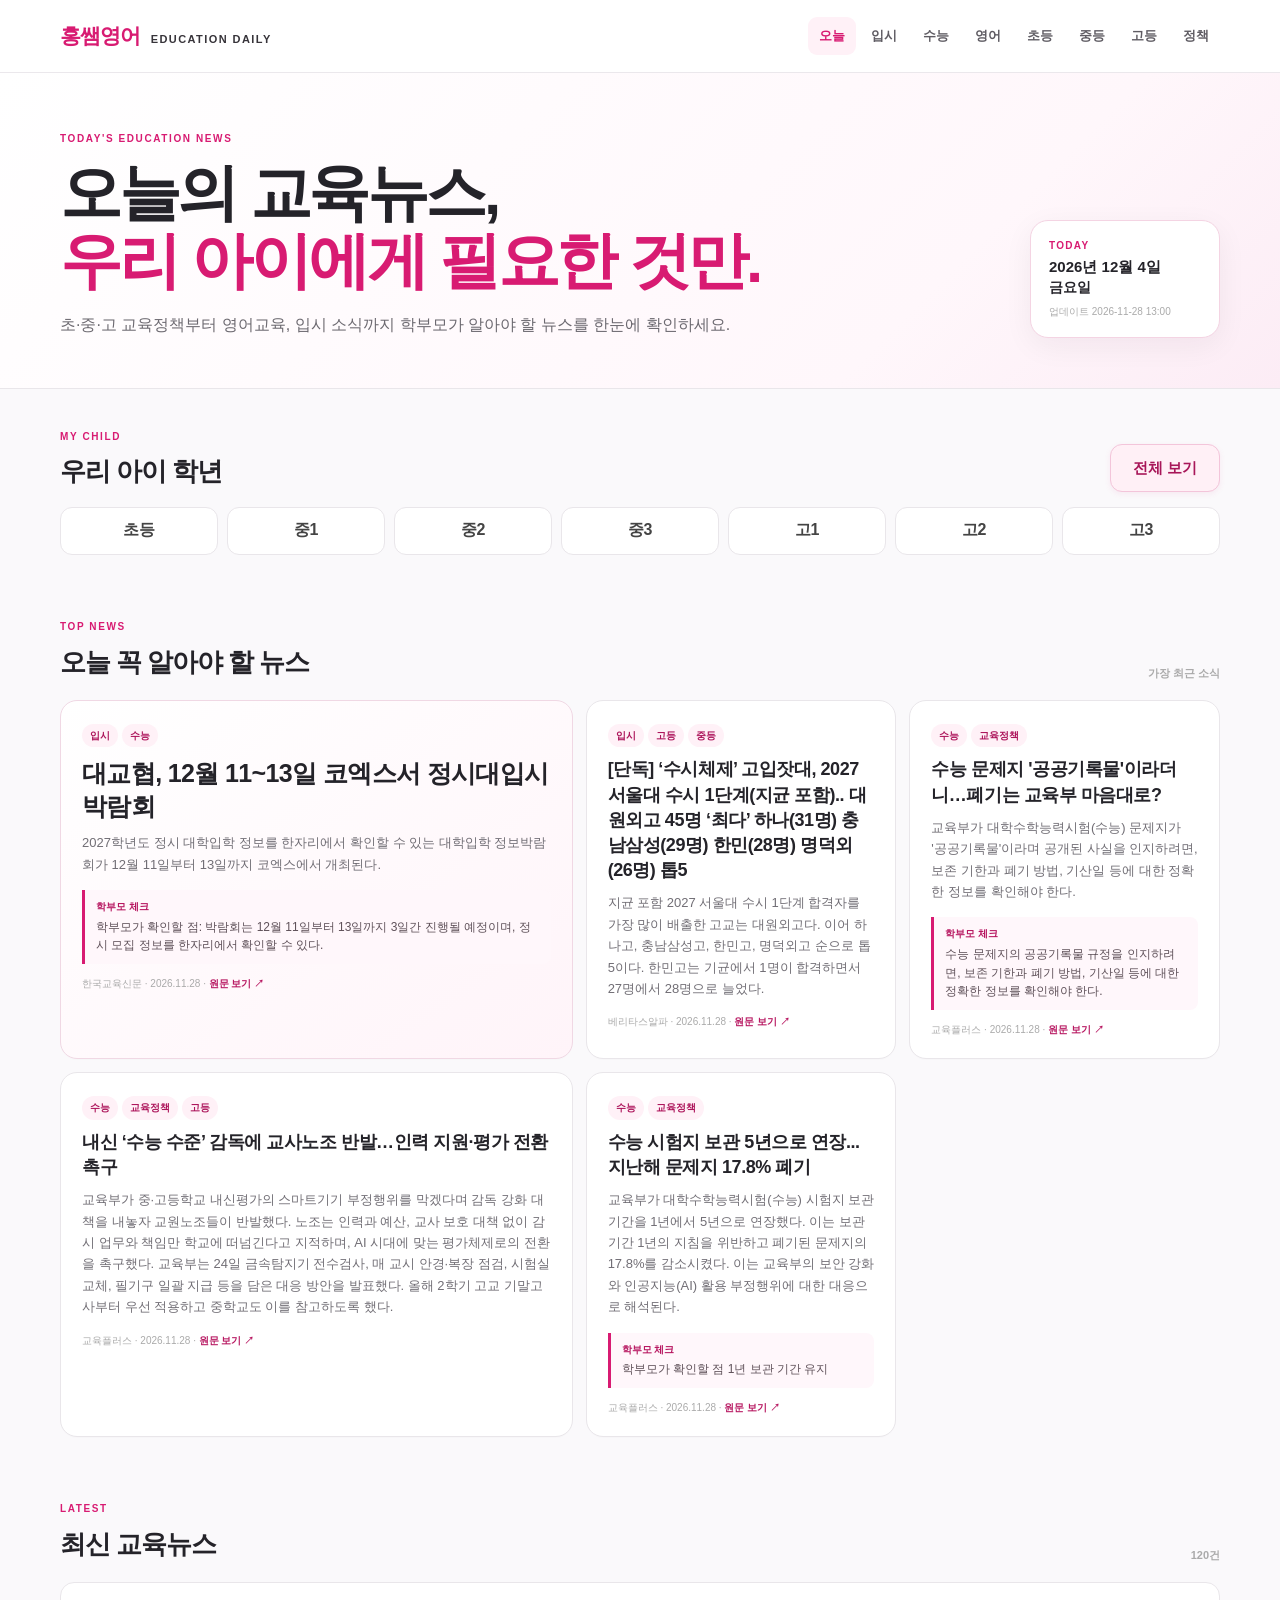
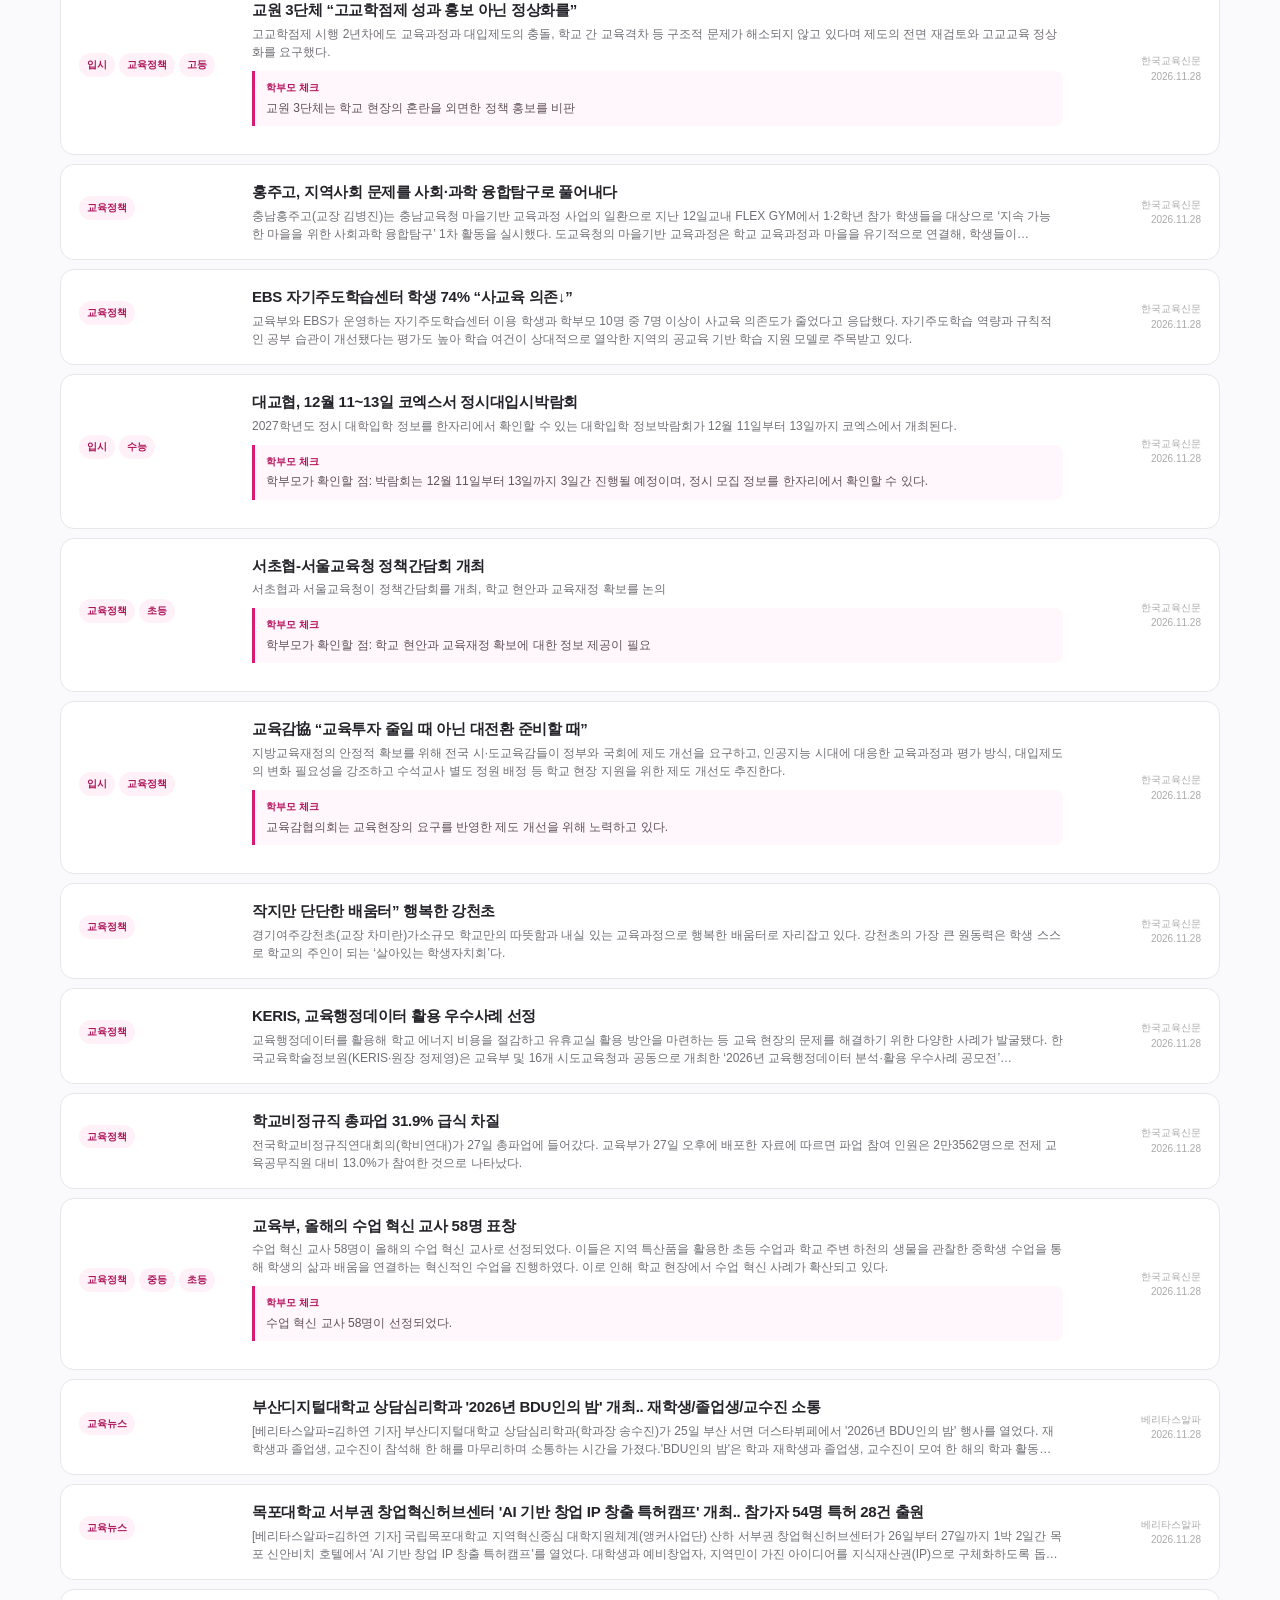
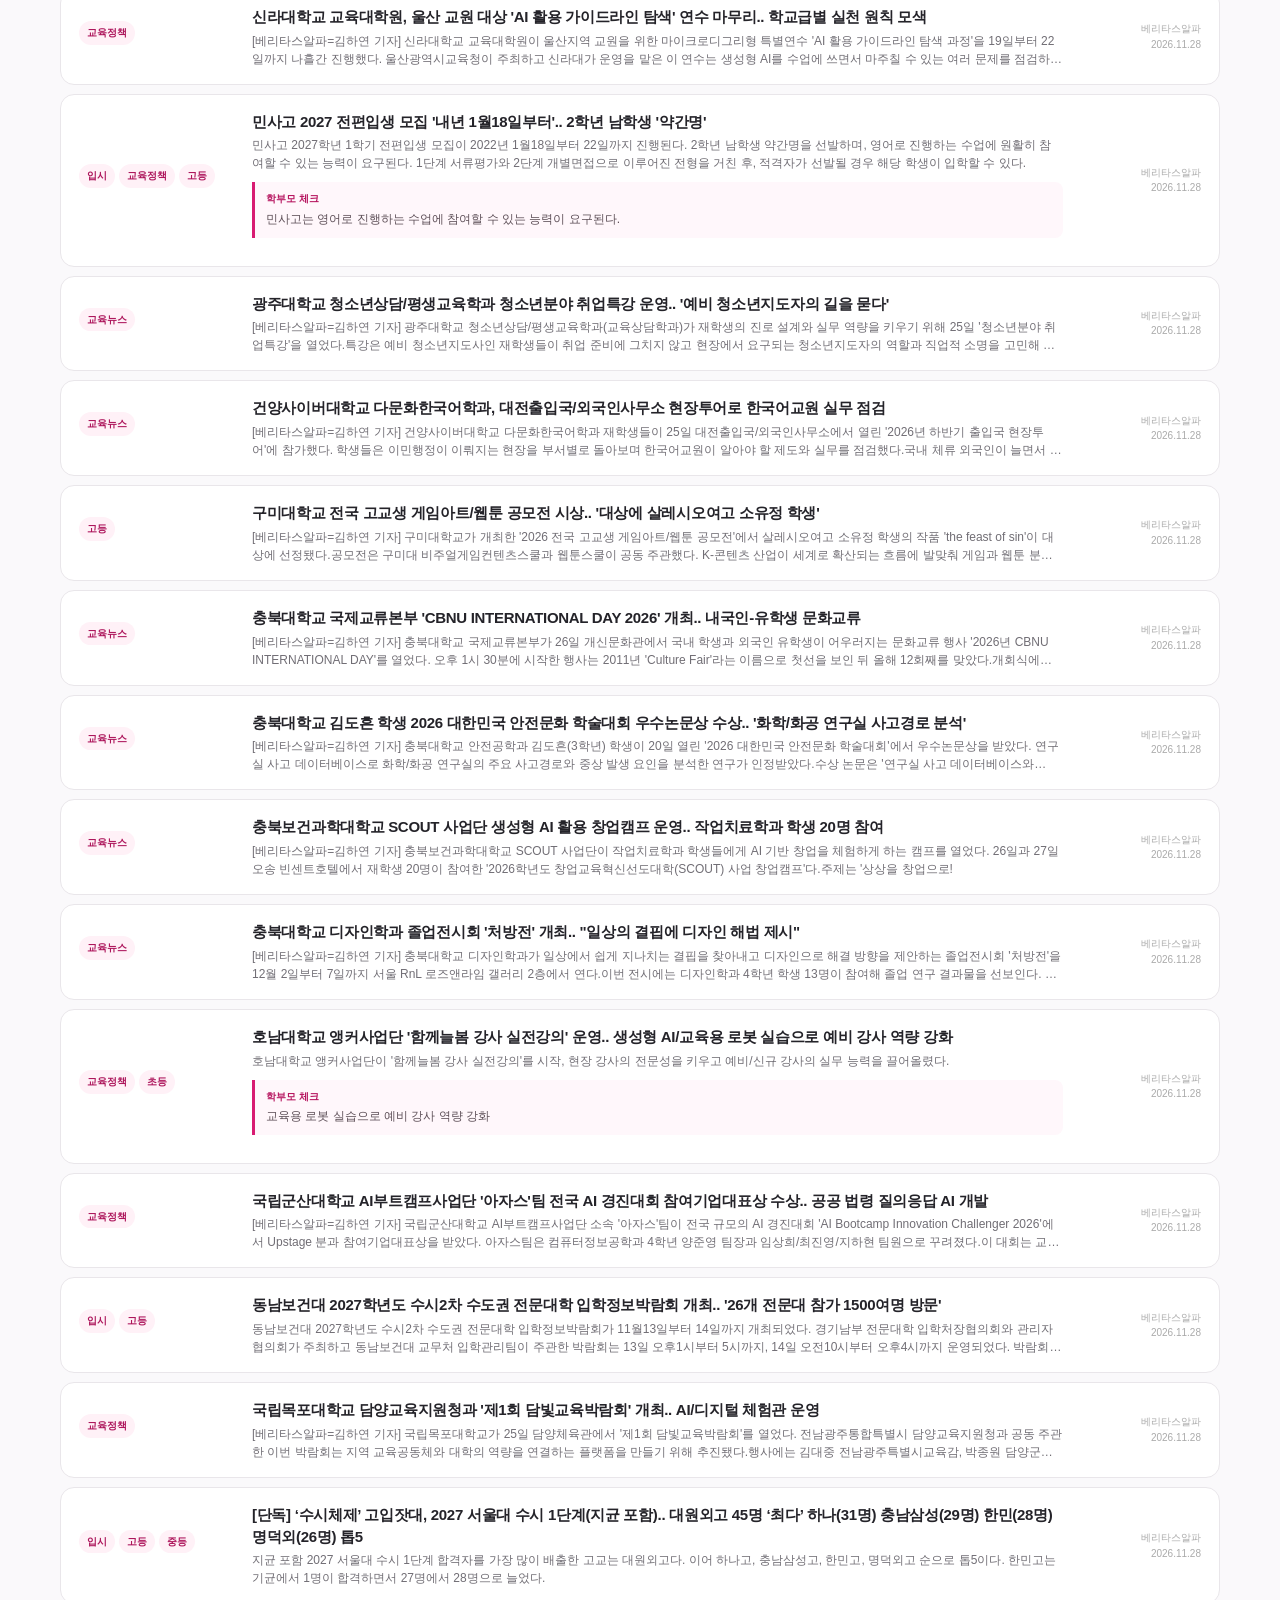
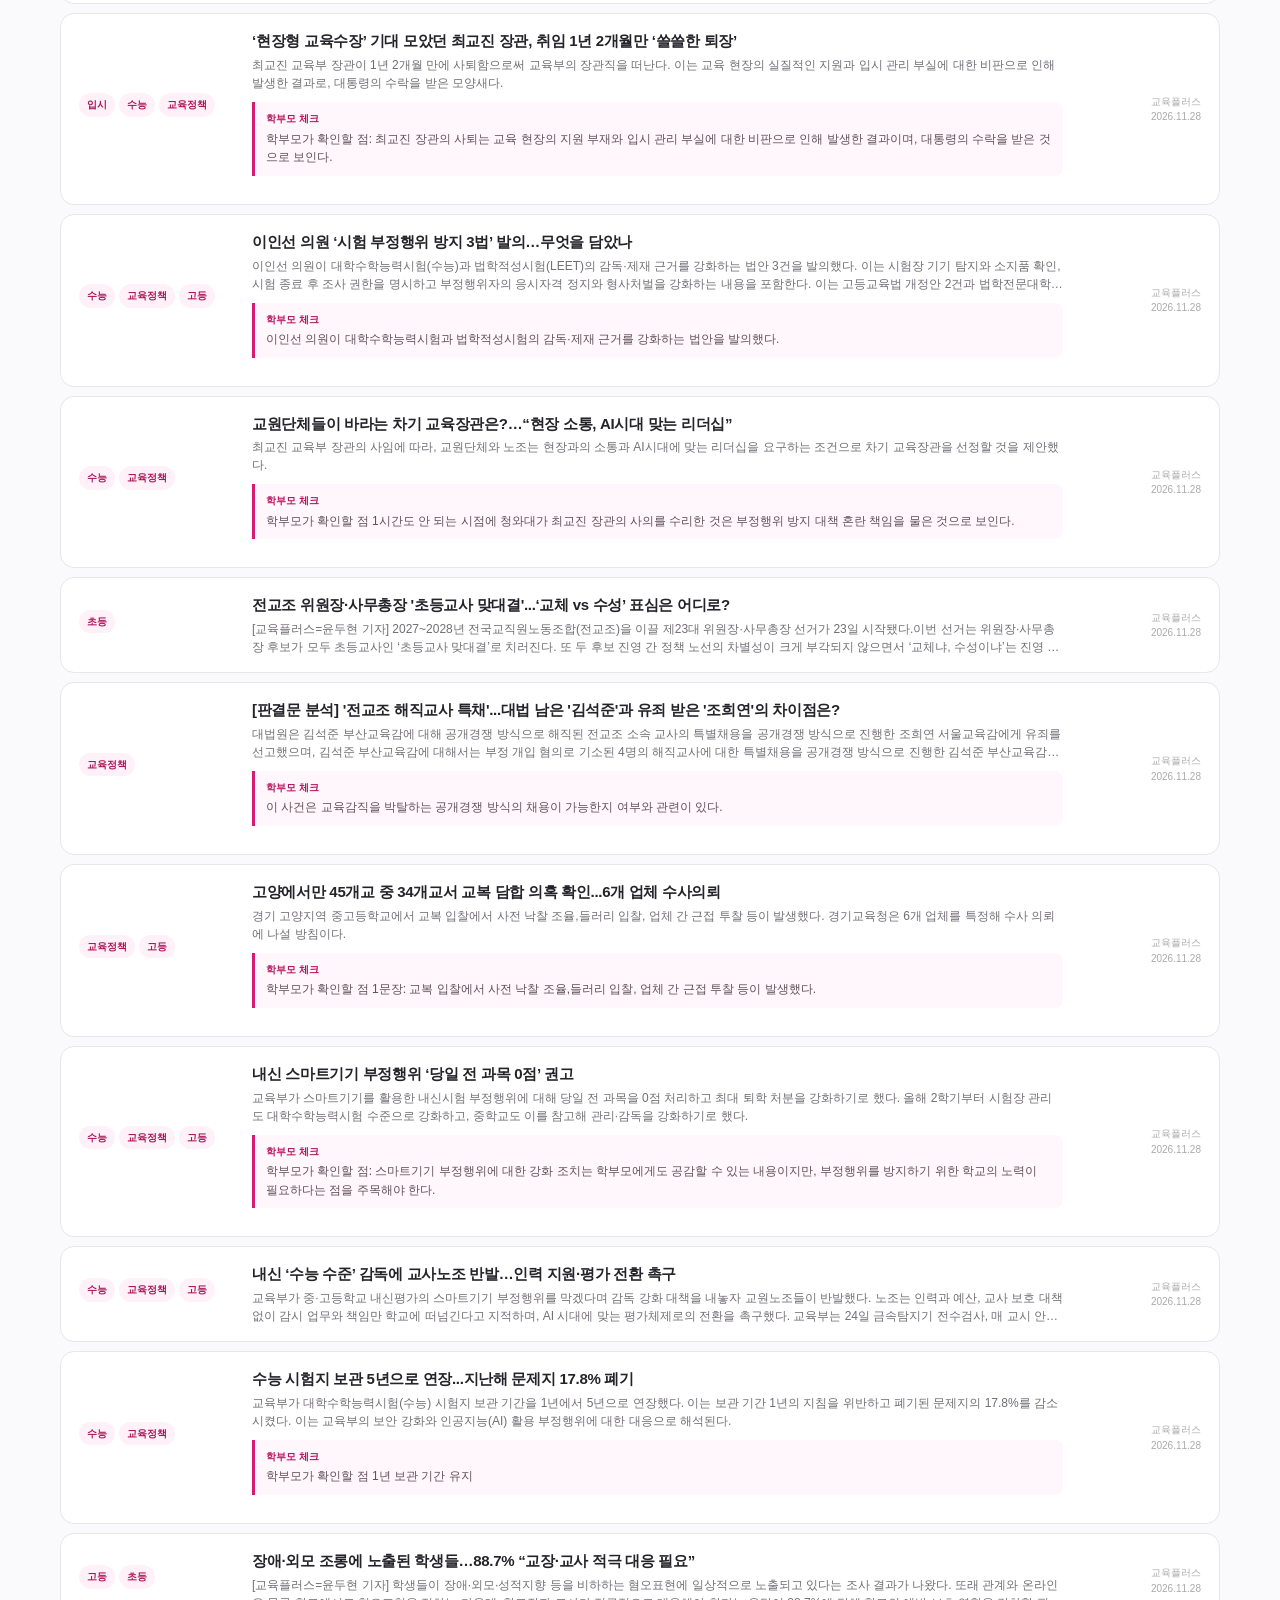
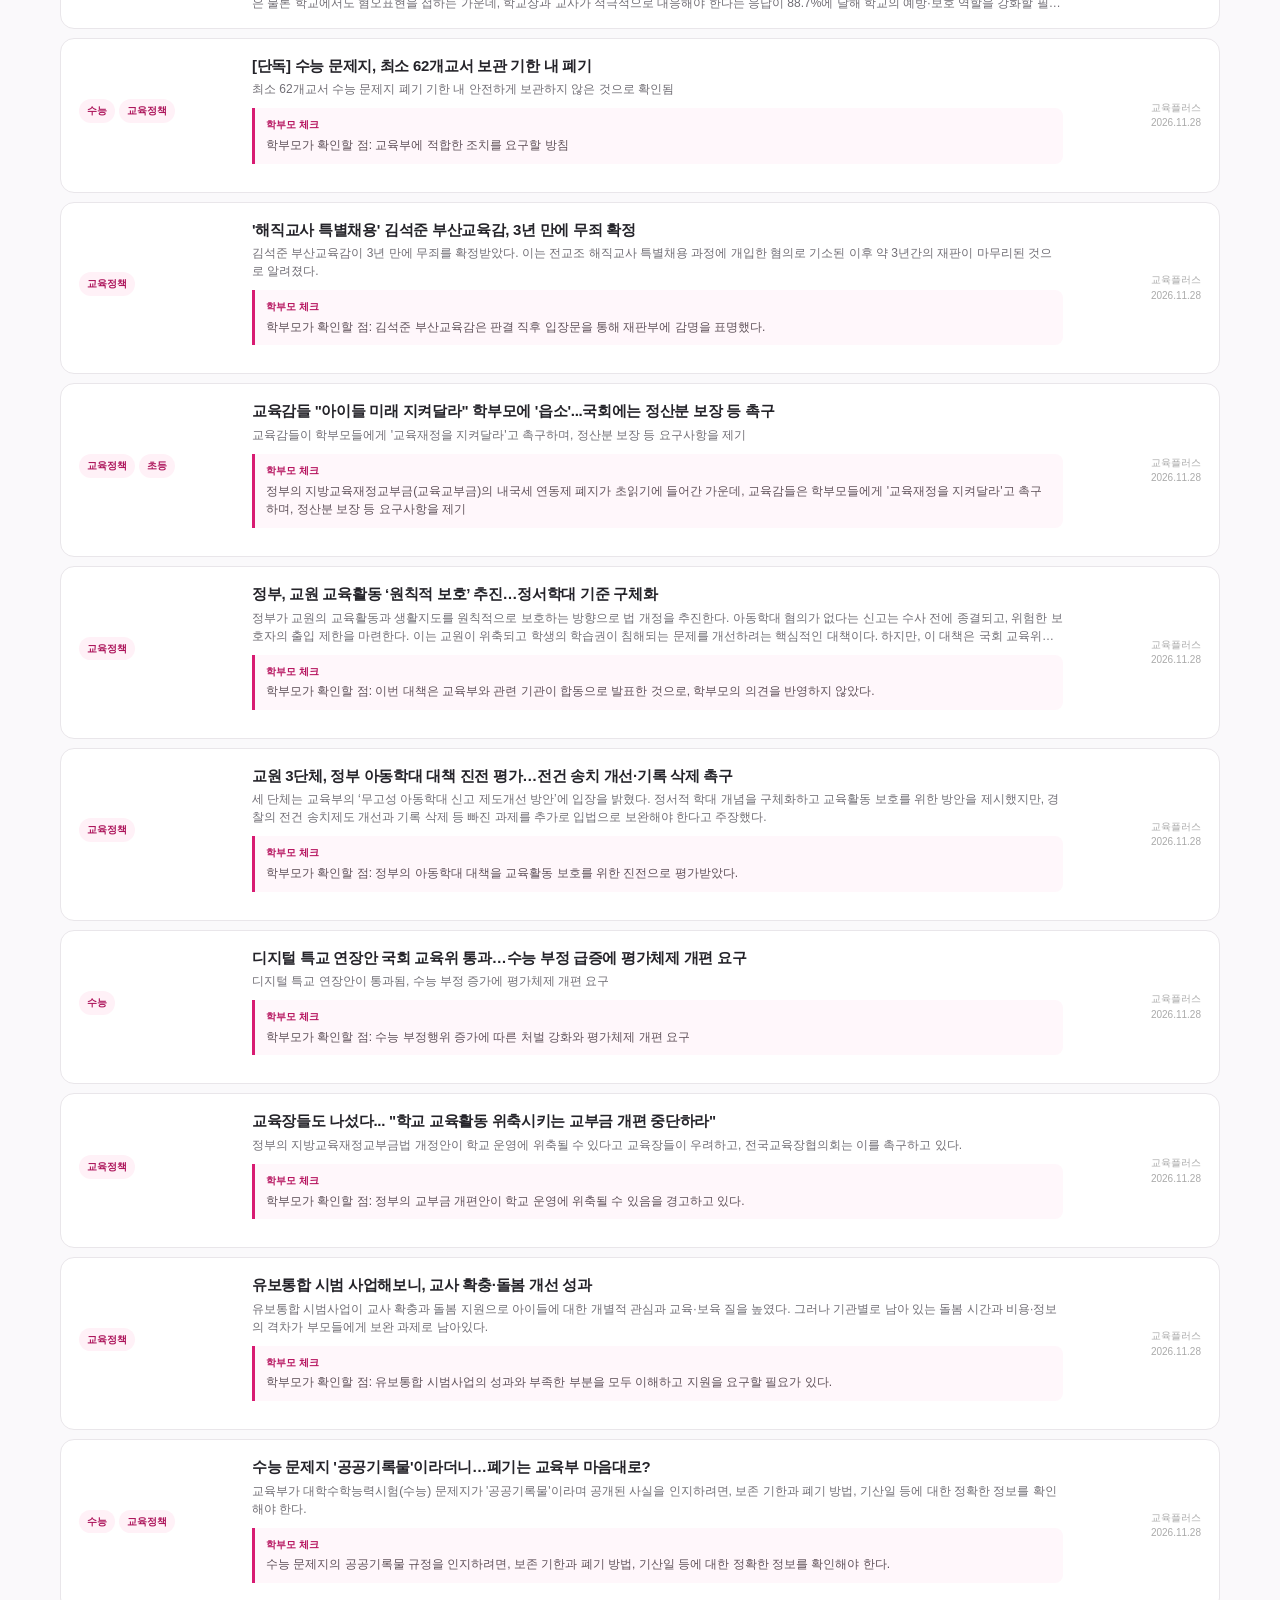
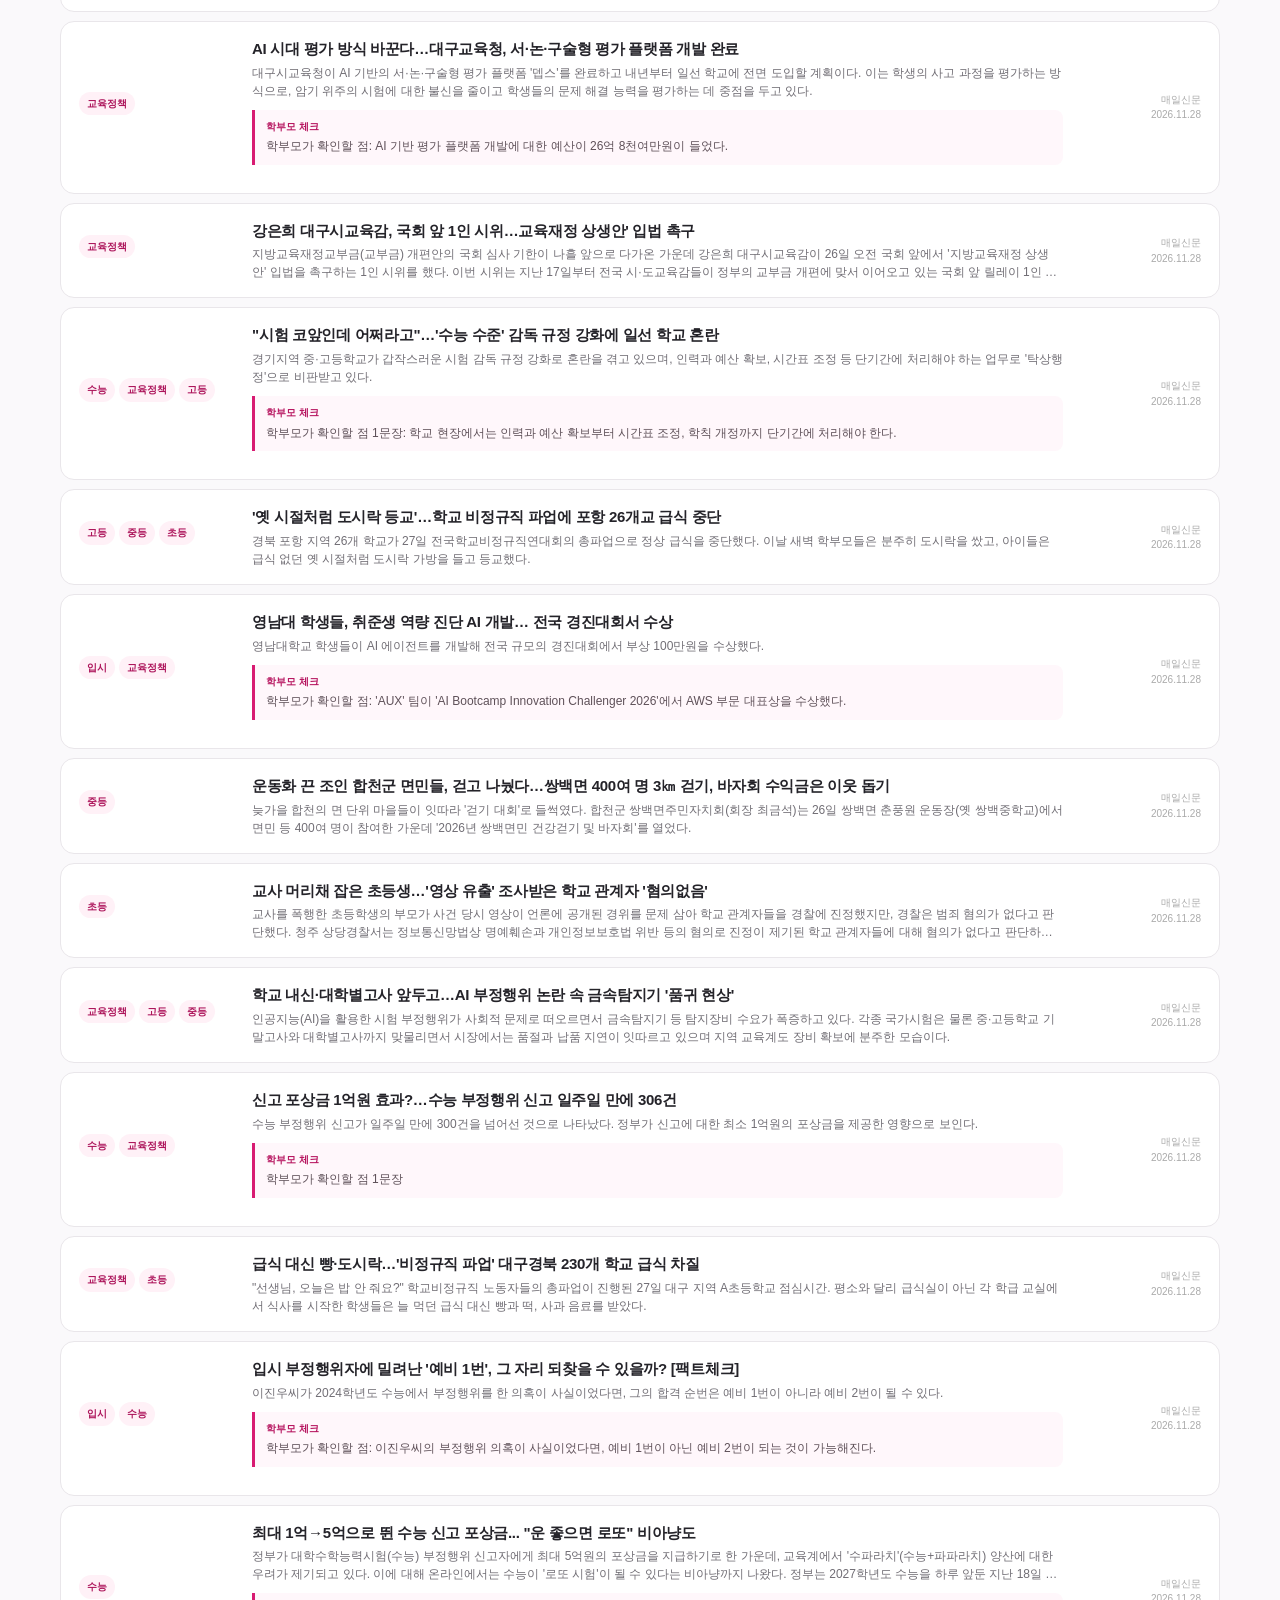
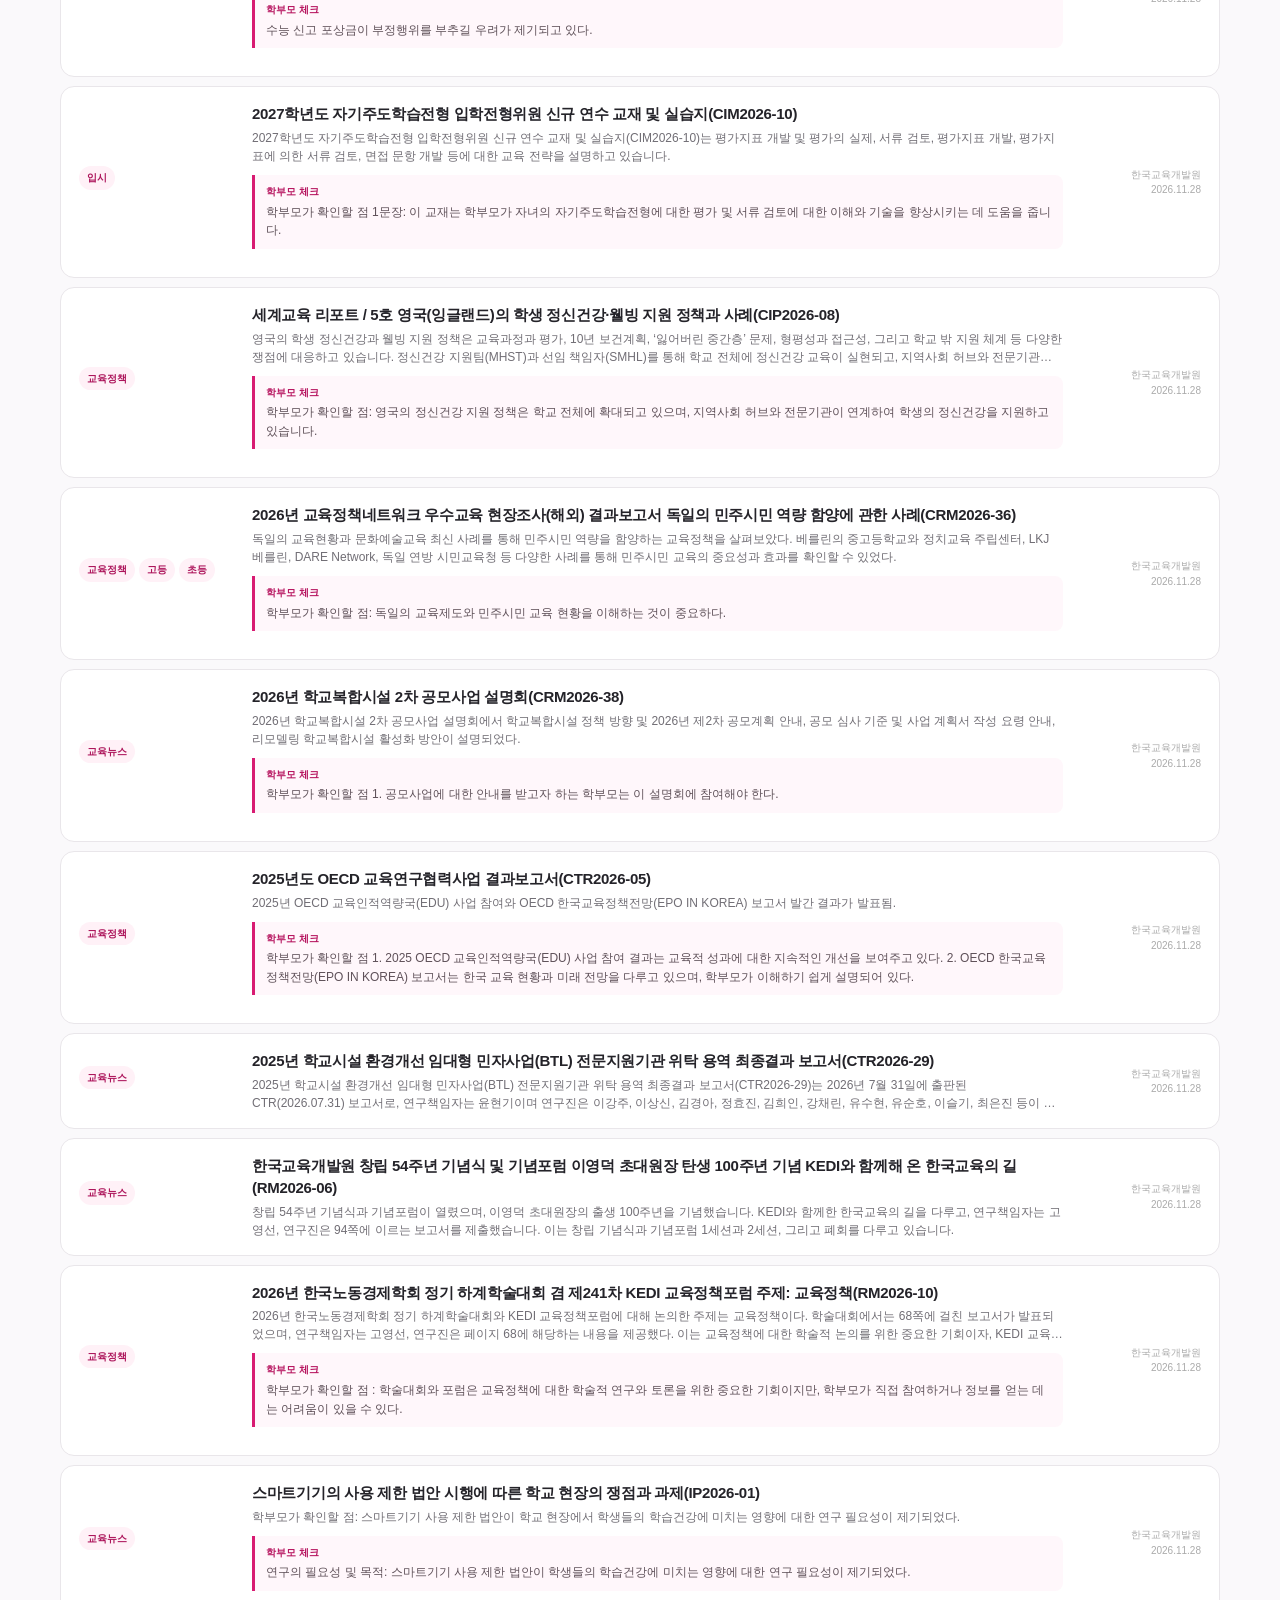
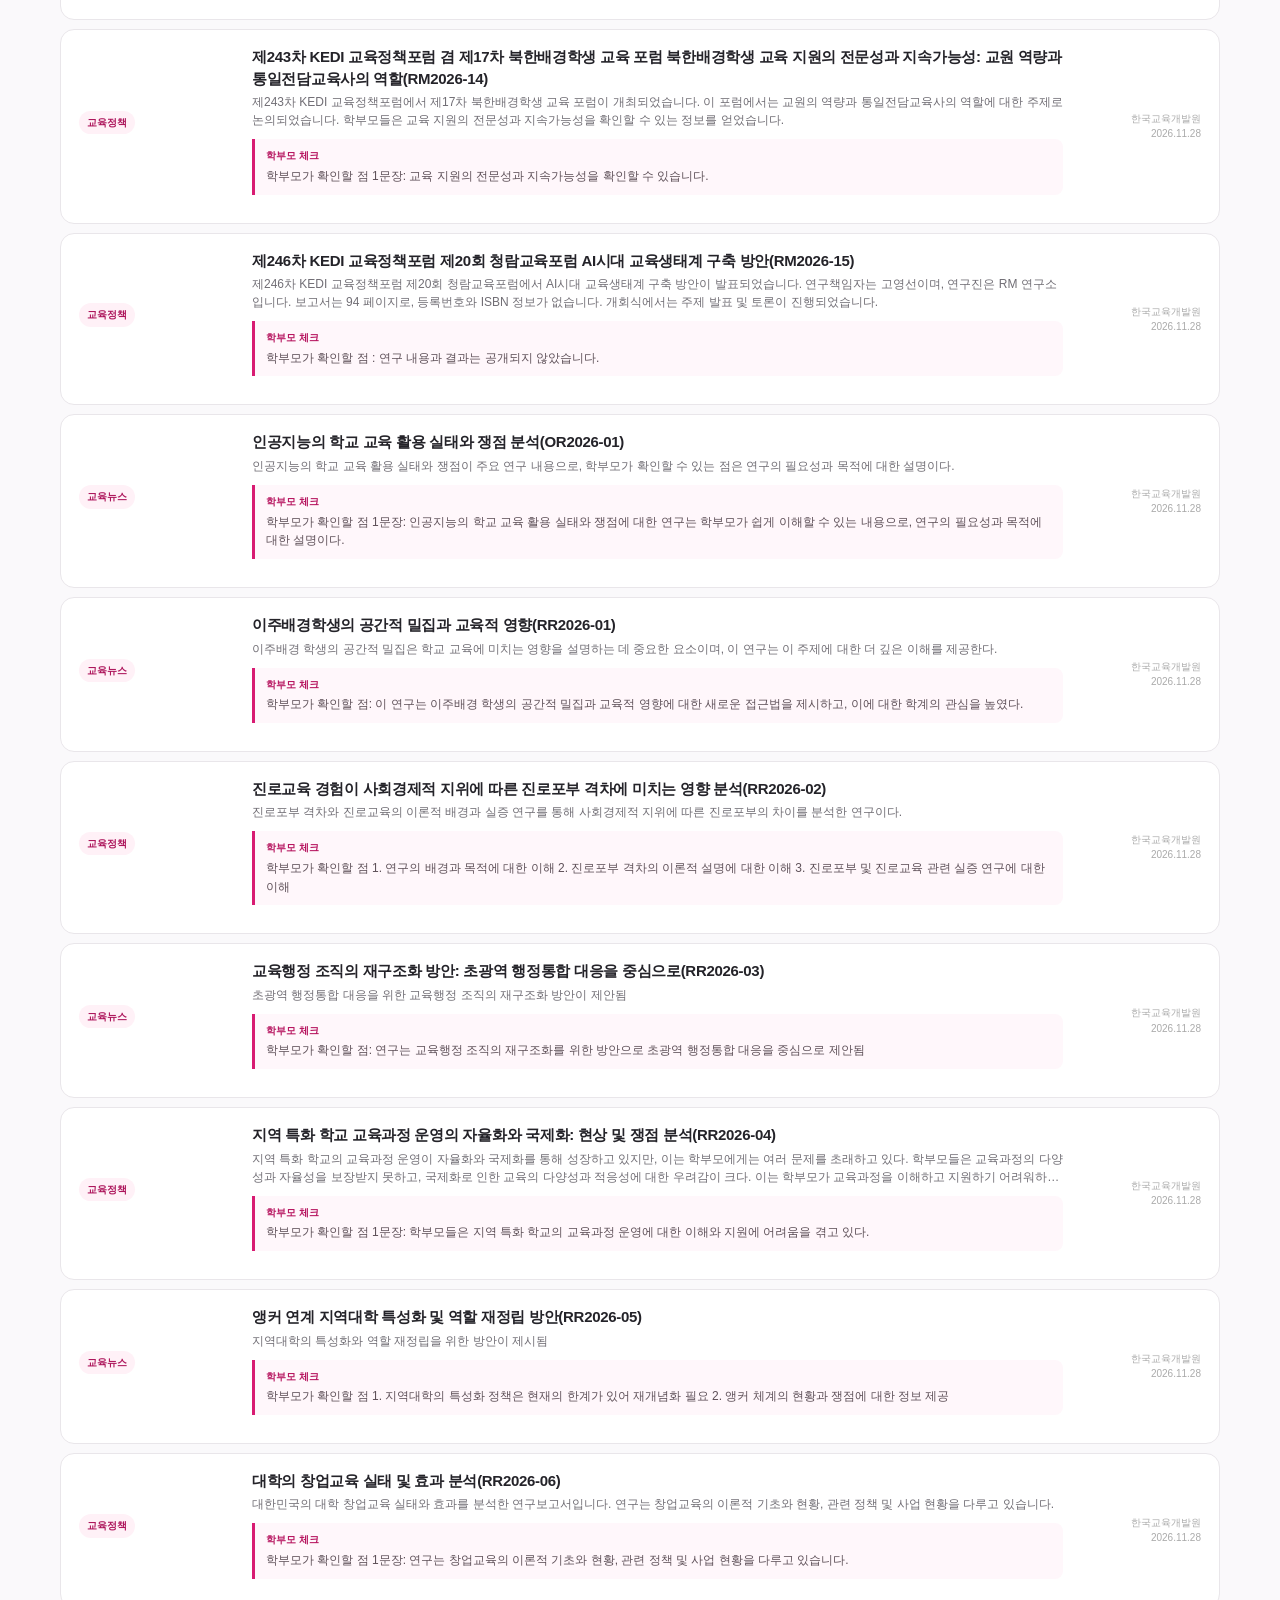
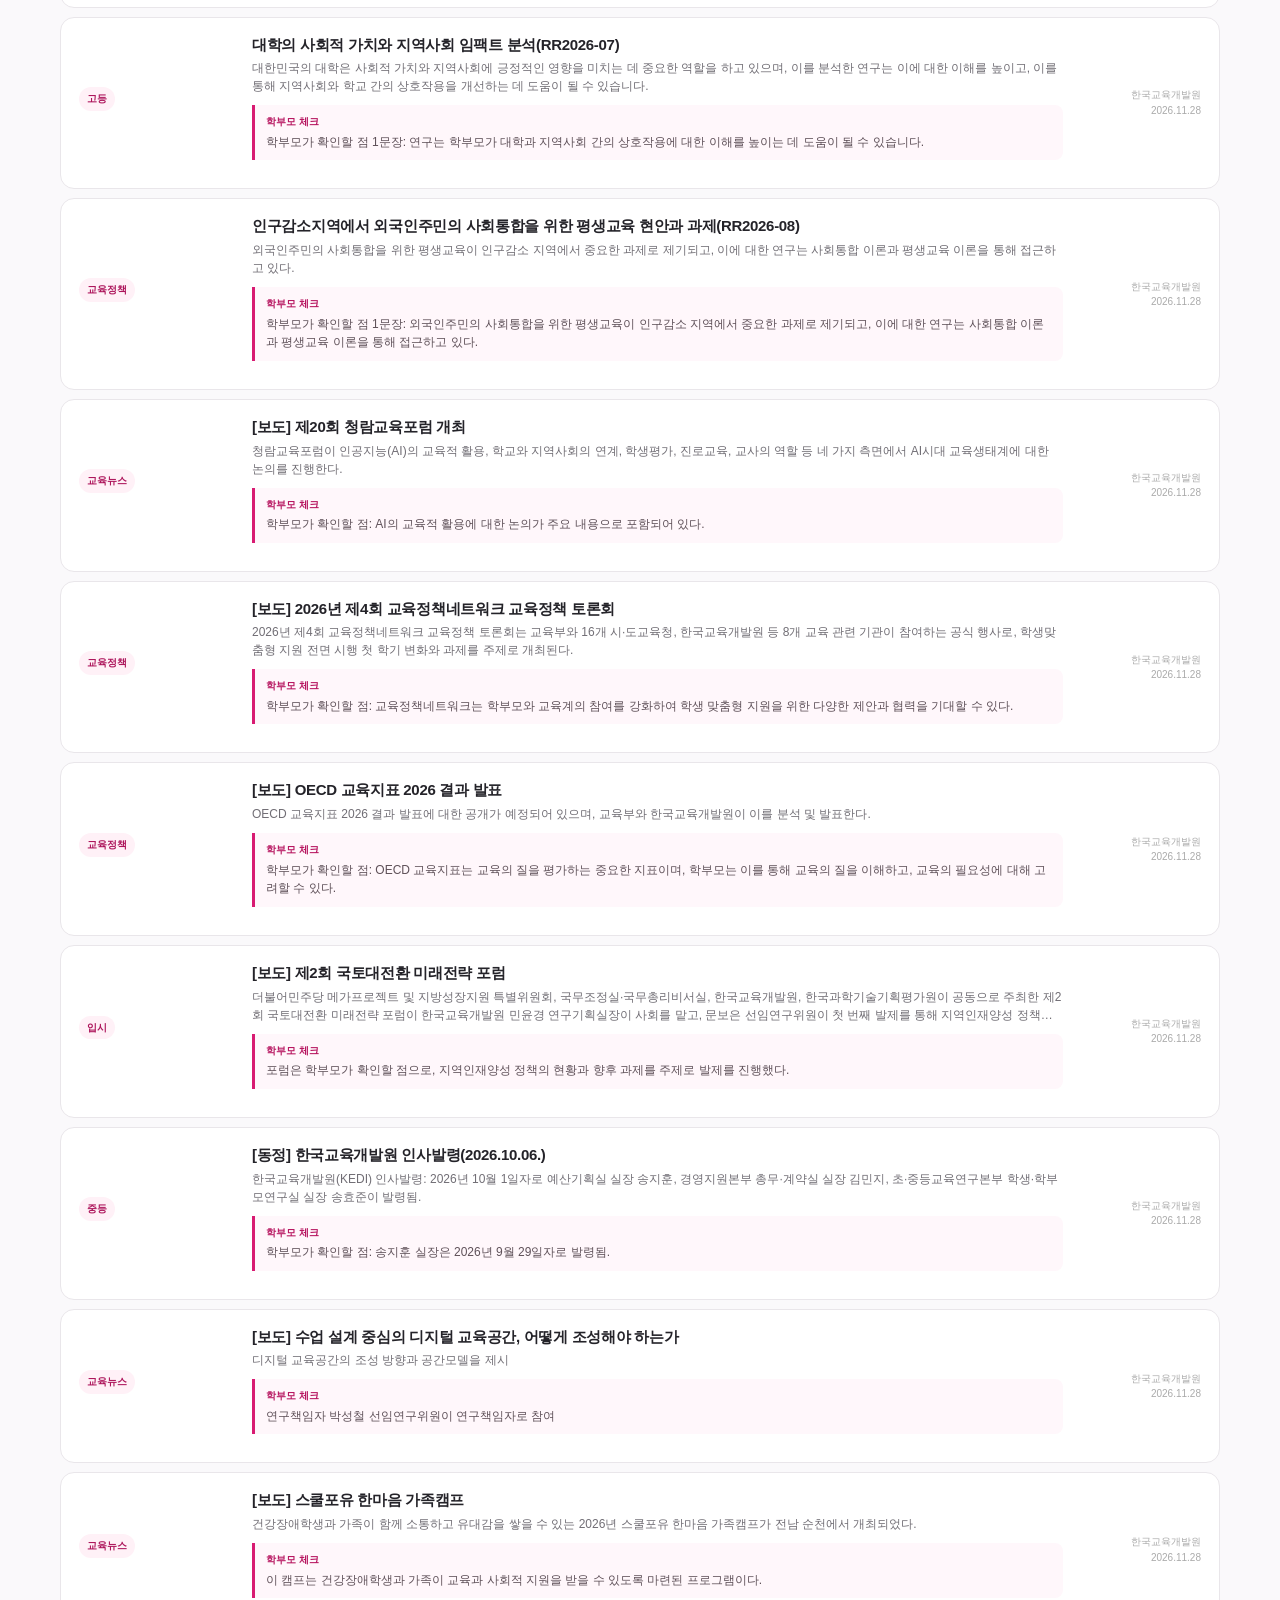
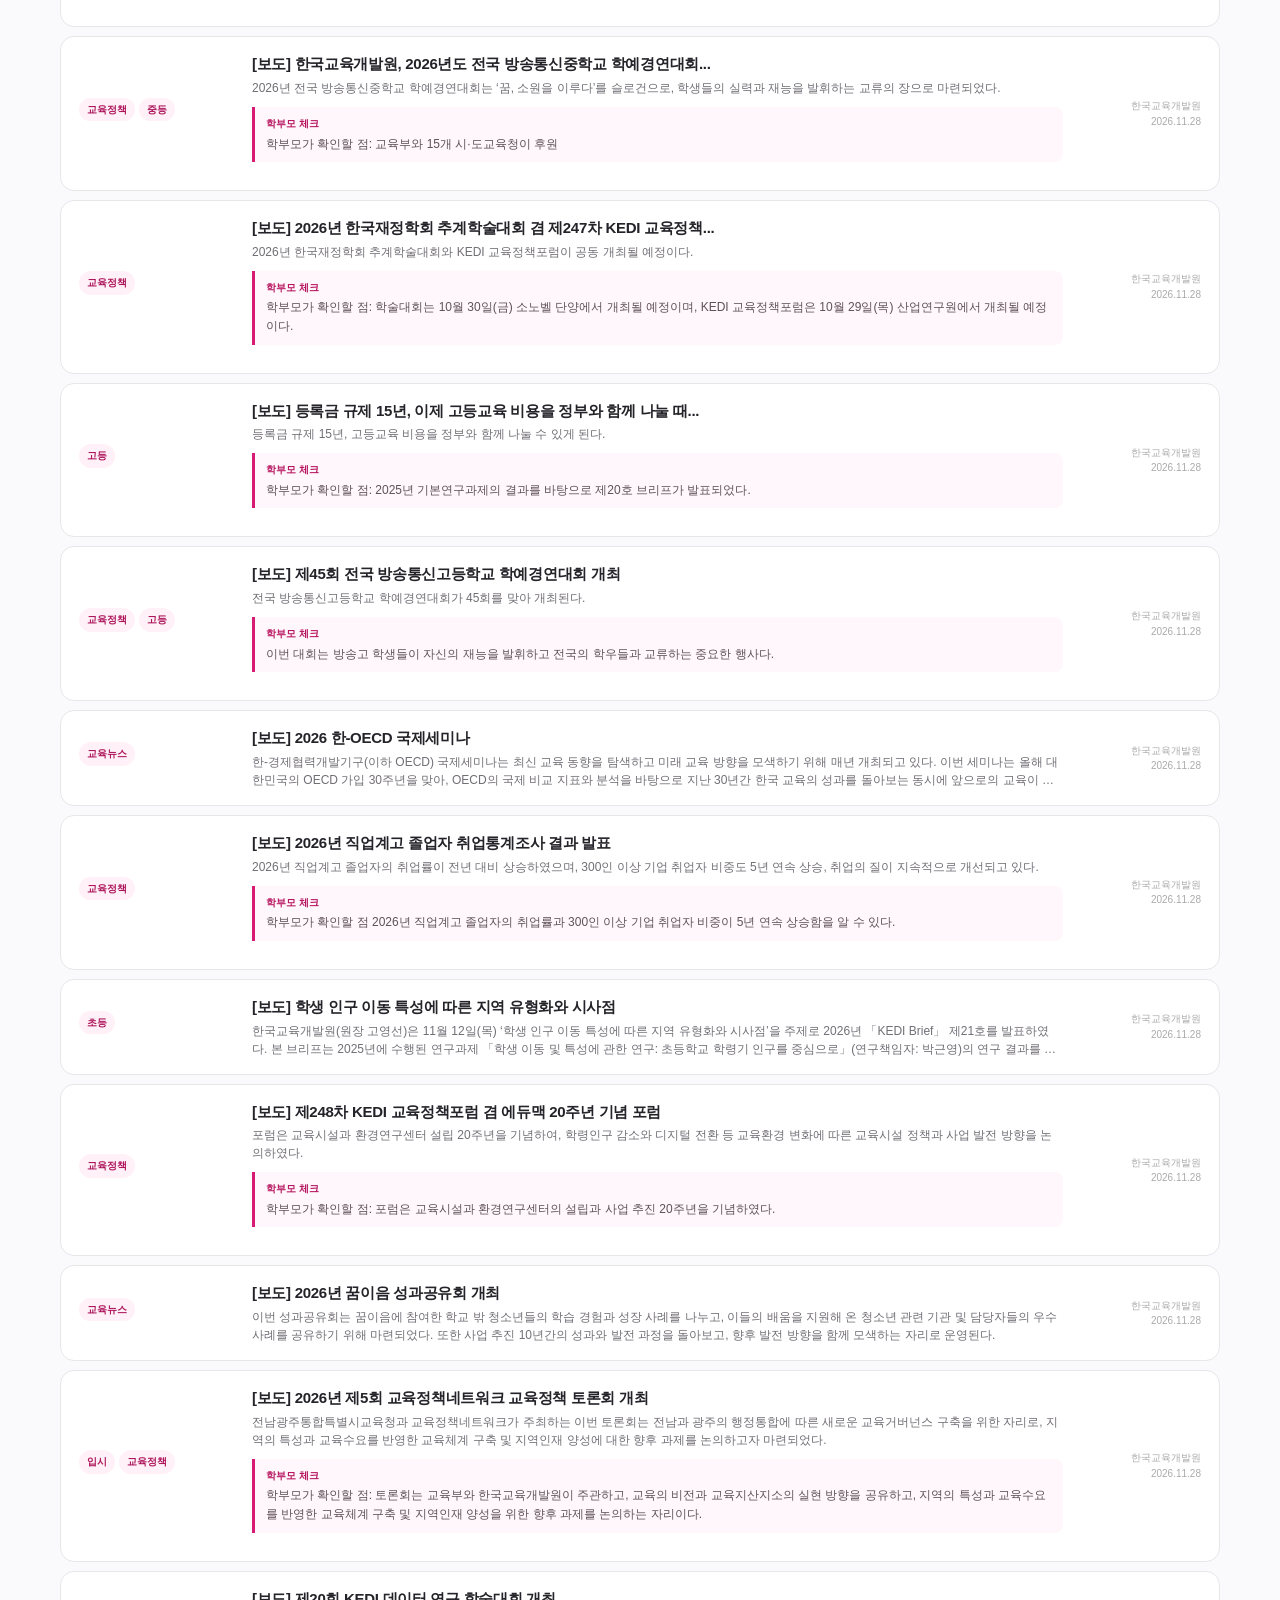
<file: index.html>
<!doctype html>
<html lang="ko">
<head>
  <!-- Google tag (gtag.js) -->
<script async src="https://www.googletagmanager.com/gtag/js?id=G-9DPQ6DXJZL"></script>
<script>
  window.dataLayer = window.dataLayer || [];
  function gtag(){dataLayer.push(arguments);}
  gtag('js', new Date());

  gtag('config', 'G-9DPQ6DXJZL');
</script>
<meta charset="utf-8">
<meta name="viewport" content="width=device-width, initial-scale=1, viewport-fit=cover">
<meta name="theme-color" content="#d81b72">
<meta name="description" content="초·중·고 학부모를 위한 오늘의 교육뉴스">
<title>홍쌤영어 EDUCATION DAILY</title>
<link rel="stylesheet" href="assets/style.css">
</head>
<body>
<header class="site-header">
  <div class="wrap header-inner">
    <a class="brand" href="./" aria-label="홍쌤영어 EDUCATION DAILY 홈">
      <span class="brand-main">홍쌤영어</span><span class="brand-sub">EDUCATION DAILY</span>
    </a>
    <nav class="nav" aria-label="주요 메뉴">
      <button class="nav-item active" data-category="전체">오늘</button>
      <button class="nav-item priority-nav" data-category="입시">입시</button>
      <button class="nav-item priority-nav" data-category="수능">수능</button>
      <button class="nav-item priority-nav" data-category="영어교육">영어</button>
      <button class="nav-item" data-category="초등">초등</button>
      <button class="nav-item" data-category="중등">중등</button>
      <button class="nav-item" data-category="고등">고등</button>
      <button class="nav-item" data-category="교육정책">정책</button>
    </nav>
    <button class="menu-toggle" id="menuToggle" aria-label="메뉴 열기" aria-expanded="false"><span></span><span></span><span></span></button>
  </div>
  <div class="mobile-nav" id="mobileNav" aria-hidden="true">
    <button class="nav-item active" data-category="전체">오늘</button>
    <button class="nav-item priority-nav" data-category="입시">입시</button>
    <button class="nav-item priority-nav" data-category="수능">수능</button>
    <button class="nav-item priority-nav" data-category="영어교육">영어</button>
    <button class="nav-item" data-category="초등">초등</button>
    <button class="nav-item" data-category="중등">중등</button>
    <button class="nav-item" data-category="고등">고등</button>
    <button class="nav-item" data-category="교육정책">정책</button>
  </div>
</header>

<main>
<section class="hero" id="top">
  <div class="wrap hero-inner">
    <div class="eyebrow">TODAY'S EDUCATION NEWS</div>
    <div class="hero-copy">
      <div>
        <h1>오늘의 교육뉴스,<br><strong>우리 아이에게 필요한 것만.</strong></h1>
        <p>초·중·고 교육정책부터 영어교육, 입시 소식까지 학부모가 알아야 할 뉴스를 한눈에 확인하세요.</p>
      </div>
      <div class="date-card"><span class="date-label">TODAY</span><strong id="today"></strong><strong id="weekday"></strong><span id="updated"></span></div>
    </div>
  </div>
</section>

<section class="wrap audience">
  <div class="section-head compact"><div><span class="eyebrow">MY CHILD</span><h2>우리 아이 학년</h2></div><button class="reset" id="resetFilter">전체 보기</button></div>
  <div class="grade-scroller" role="group" aria-label="학년 선택">
    <button class="grade" data-grade="초등">초등</button><button class="grade" data-grade="중1">중1</button><button class="grade" data-grade="중2">중2</button><button class="grade" data-grade="중3">중3</button><button class="grade" data-grade="고1">고1</button><button class="grade" data-grade="고2">고2</button><button class="grade" data-grade="고3">고3</button>
  </div>
</section>

<section class="wrap section" id="topNewsSection">
  <div class="section-head"><div><span class="eyebrow">TOP NEWS</span><h2>오늘 꼭 알아야 할 뉴스</h2></div><span class="section-note">가장 최근 소식</span></div>
  <div id="topGrid" class="top-grid"></div>
</section>

<section class="wrap section" id="news">
  <div class="section-head"><div><span class="eyebrow">LATEST</span><h2 id="listTitle">최신 교육뉴스</h2></div><span id="count" class="count"></span></div>
  <div id="newsList" class="news-list"></div>
  <div id="empty" class="empty" hidden>선택한 조건에 맞는 뉴스가 없습니다.</div>
</section>
</main>

<footer><div class="wrap footer-inner"><div><strong>홍쌤영어 EDUCATION DAILY</strong><br><span>초·중·고 학부모를 위한 교육정보</span></div><span>기사 전문을 복제하지 않고 제목·출처·원문 링크 중심으로 제공합니다.</span></div></footer>
<script src="assets/app.js"></script>
</body>
</html>
</file>
<file: assets/style.css>
:root{--pink:#d81b72;--pink-dark:#b8125d;--pink-soft:#fff1f7;--pink-line:#f4d4e3;--ink:#242329;--muted:#77747b;--line:#e9e6ea;--bg:#faf9fb;--white:#fff;--shadow:0 8px 30px rgba(31,22,28,.055)}
*{box-sizing:border-box}html{scroll-behavior:smooth}body{margin:0;color:var(--ink);font-family:Arial,"Noto Sans KR","Apple SD Gothic Neo",sans-serif;background:var(--bg);line-height:1.55;-webkit-font-smoothing:antialiased}button{font:inherit}a{text-decoration:none;color:inherit}.wrap{width:min(1160px,calc(100% - 40px));margin-inline:auto}
.site-header{position:sticky;top:0;z-index:50;background:rgba(255,255,255,.94);backdrop-filter:blur(16px);-webkit-backdrop-filter:blur(16px);border-bottom:1px solid rgba(233,230,234,.9)}.header-inner{height:72px;display:flex;align-items:center;justify-content:space-between;gap:28px}.brand{display:flex;align-items:baseline;gap:10px;white-space:nowrap}.brand-main{font-size:21px;font-weight:900;color:var(--pink);letter-spacing:-.04em}.brand-sub{font-size:11px;font-weight:900;letter-spacing:.13em;color:#37343a}.nav{display:flex;align-items:center;gap:4px}.nav-item{border:0;background:transparent;color:#5f5c63;font-size:13px;font-weight:800;padding:9px 11px;border-radius:9px;cursor:pointer;white-space:nowrap}.nav-item:hover,.nav-item.active{color:var(--pink);background:var(--pink-soft)}.menu-toggle{display:none;border:0;background:transparent;width:42px;height:42px;padding:9px;border-radius:10px;cursor:pointer}.menu-toggle span{display:block;height:2px;background:#333;margin:5px 0;border-radius:3px}.mobile-nav{display:none}
.hero{background:linear-gradient(135deg,#fff 0%,#fff7fb 72%,#fcecf5 100%);border-bottom:1px solid var(--line)}.hero-inner{padding:58px 0 50px}.eyebrow{font-size:10px;font-weight:900;letter-spacing:.16em;color:var(--pink)}.hero-copy{display:flex;align-items:flex-end;justify-content:space-between;gap:40px}h1{font-size:clamp(36px,5vw,62px);line-height:1.1;letter-spacing:-.055em;margin:12px 0 18px}h1 strong{color:var(--pink)}.hero p{max-width:680px;color:#6c6970;font-size:16px;margin:0}.date-card{flex:0 0 190px;background:#fff;border:1px solid var(--pink-line);border-radius:18px;padding:17px 18px;box-shadow:var(--shadow)}.date-card>*{display:block}.date-label{font-size:10px;font-weight:900;color:var(--pink);letter-spacing:.13em}.date-card strong{font-size:15px;line-height:1.35;margin-top:4px}.date-card #weekday{font-size:14px;margin-top:1px}.date-card span:last-child{font-size:10px;color:#aaa;margin-top:7px}
.audience{padding-top:34px}.section{padding-top:58px}.section-head{display:flex;align-items:flex-end;justify-content:space-between;gap:20px;margin-bottom:18px}.section-head.compact{margin-bottom:15px}.section-head h2{margin:4px 0 0;font-size:26px;letter-spacing:-.04em}.section-note,.count{font-size:11px;color:#aaa;font-weight:700}.reset{border:0;background:transparent;color:var(--pink);font-size:12px;font-weight:900;cursor:pointer;padding:5px}.grade-scroller{display:grid;grid-template-columns:repeat(7,1fr);gap:9px}.grade{min-height:48px;background:#fff;border:1px solid var(--line);border-radius:12px;color:#444;font-weight:900;cursor:pointer;transition:.18s ease}.grade:hover,.grade.active{background:var(--pink);border-color:var(--pink);color:#fff;box-shadow:0 5px 14px rgba(216,27,114,.16)}
.top-grid{display:grid;grid-template-columns:1.65fr 1fr 1fr;gap:13px}.news-card{background:#fff;border:1px solid var(--line);border-radius:17px;padding:21px;min-width:0;box-shadow:0 1px 0 rgba(0,0,0,.01);transition:transform .18s ease,box-shadow .18s ease}.news-card:hover,.list-card:hover{transform:translateY(-2px);box-shadow:var(--shadow)}.news-card.featured{min-height:240px;background:linear-gradient(145deg,#fff,#fff4f9);border-color:#f0d8e4}.news-card h3{font-size:18px;line-height:1.4;letter-spacing:-.025em;margin:0 0 9px}.featured h3{font-size:25px;line-height:1.32}.summary{color:#716e75;font-size:13px;line-height:1.65;margin:0 0 15px}.meta,.source{font-size:10px;color:#aaa}.tag{display:inline-flex;align-items:center;border-radius:99px;background:var(--pink-soft);color:#ad155b;font-size:10px;font-weight:900;padding:4px 8px;margin:0 4px 10px 0}.news-list{display:grid;gap:9px}.list-card{display:grid;grid-template-columns:155px minmax(0,1fr) 120px;align-items:center;gap:18px;background:#fff;border:1px solid var(--line);border-radius:14px;padding:16px 18px;transition:transform .18s ease,box-shadow .18s ease}.list-card h3{font-size:15px;line-height:1.45;letter-spacing:-.02em;margin:0 0 4px}.list-card .summary{font-size:12px;line-height:1.5;margin:0;display:-webkit-box;-webkit-line-clamp:2;-webkit-box-orient:vertical;overflow:hidden}.source{text-align:right;line-height:1.55}.empty{padding:50px;text-align:center;color:#999;background:#fff;border:1px dashed #ddd;border-radius:14px}footer{margin-top:76px;border-top:1px solid var(--line);background:#fff}.footer-inner{padding:27px 0;display:flex;justify-content:space-between;gap:30px;color:#929096;font-size:10px}.footer-inner strong{color:#38353a;font-size:11px}
@media(max-width:900px){.wrap{width:min(100% - 32px,700px)}.header-inner{height:64px}.nav{display:none}.menu-toggle{display:block}.mobile-nav{display:none;border-top:1px solid var(--line);background:#fff;padding:8px 16px 12px;overflow-x:auto;white-space:nowrap}.mobile-nav.open{display:flex;gap:3px}.mobile-nav .nav-item{flex:0 0 auto}.hero-inner{padding:46px 0 40px}.hero-copy{align-items:flex-start;flex-direction:column;gap:25px}.date-card{width:100%;display:grid;grid-template-columns:auto 1fr auto;align-items:center;gap:10px;padding:12px 14px}.date-card strong{margin:0}.date-card span:last-child{margin:0;text-align:right}.grade-scroller{display:flex;overflow-x:auto;gap:8px;padding:2px 2px 8px;scrollbar-width:none}.grade-scroller::-webkit-scrollbar{display:none}.grade{flex:0 0 78px}.top-grid{grid-template-columns:1fr}.news-card.featured{min-height:auto}.list-card{grid-template-columns:1fr;gap:8px}.source{text-align:left}.footer-inner{display:block}.footer-inner>span{display:block;margin-top:12px}}
@media(max-width:520px){.wrap{width:calc(100% - 24px)}.brand{gap:7px}.brand-main{font-size:18px}.brand-sub{font-size:9px;letter-spacing:.1em}.hero-inner{padding:37px 0 32px}.eyebrow{font-size:9px}.hero h1{font-size:35px;margin:10px 0 14px}.hero p{font-size:14px;line-height:1.65}.date-card{grid-template-columns:1fr auto;gap:3px 10px}.date-label{grid-column:1/-1}.date-card span:last-child{grid-column:1/-1;text-align:left}.section{padding-top:45px}.audience{padding-top:27px}.section-head h2{font-size:22px}.section-note{display:none}.reset{font-size:11px}.grade{min-height:45px;flex-basis:70px;font-size:13px}.news-card{padding:17px;border-radius:15px}.news-card h3{font-size:17px}.featured h3{font-size:21px}.summary{font-size:12px}.list-card{padding:15px;border-radius:13px}.list-card h3{font-size:14px}.list-card .summary{font-size:11px}.tag{font-size:9px;padding:4px 7px}.top-grid{gap:9px}.news-list{gap:8px}footer{margin-top:55px}.footer-inner{padding:22px 0}}
@media(min-width:901px){.mobile-nav{display:none!important}}

/* Step 6: 학부모 핵심 주제 우선 */
.nav-item.priority-nav{font-weight:800;}

/* AI 요약 및 학부모 체크 */
.parent-note{margin:10px 0 12px;padding:9px 11px;border-left:3px solid var(--pink);background:#fff7fb;border-radius:0 8px 8px 0;color:#5f5159;font-size:12px;line-height:1.55}
.parent-note strong{display:block;color:#b71660;font-size:10px;margin-bottom:3px}
.meta a{color:#b71660;text-decoration:none;font-weight:700}
.meta a:hover{text-decoration:underline}


/* 전체 보기 버튼 디자인 개선 - 공개 사이트 최종 */
.audience .section-head .reset {
  display: inline-flex;
  align-items: center;
  justify-content: center;
  box-sizing: border-box;
  min-height: 48px;
  padding: 12px 22px;
  font-size: 15px;
  font-weight: 800;
  line-height: 1.3;
  white-space: nowrap;
  color: #a81759;
  background: #fff0f6;
  border: 1px solid #f3c5da;
  border-radius: 12px;
  box-shadow: 0 2px 6px rgba(216, 27, 114, 0.07);
  cursor: pointer;
  transition: background 0.2s ease, box-shadow 0.2s ease,
              transform 0.2s ease;
}

.audience .section-head .reset:hover {
  background: #ffe2ef;
  box-shadow: 0 4px 10px rgba(216, 27, 114, 0.12);
}

.audience .section-head .reset:active {
  transform: translateY(1px);
}

.audience .section-head .reset:focus-visible {
  outline: 2px solid #d81b72;
  outline-offset: 3px;
}

@media (max-width: 520px) {
  .audience .section-head .reset {
    min-height: 44px;
    padding: 10px 16px;
    font-size: 14px;
  }
}
</file>
